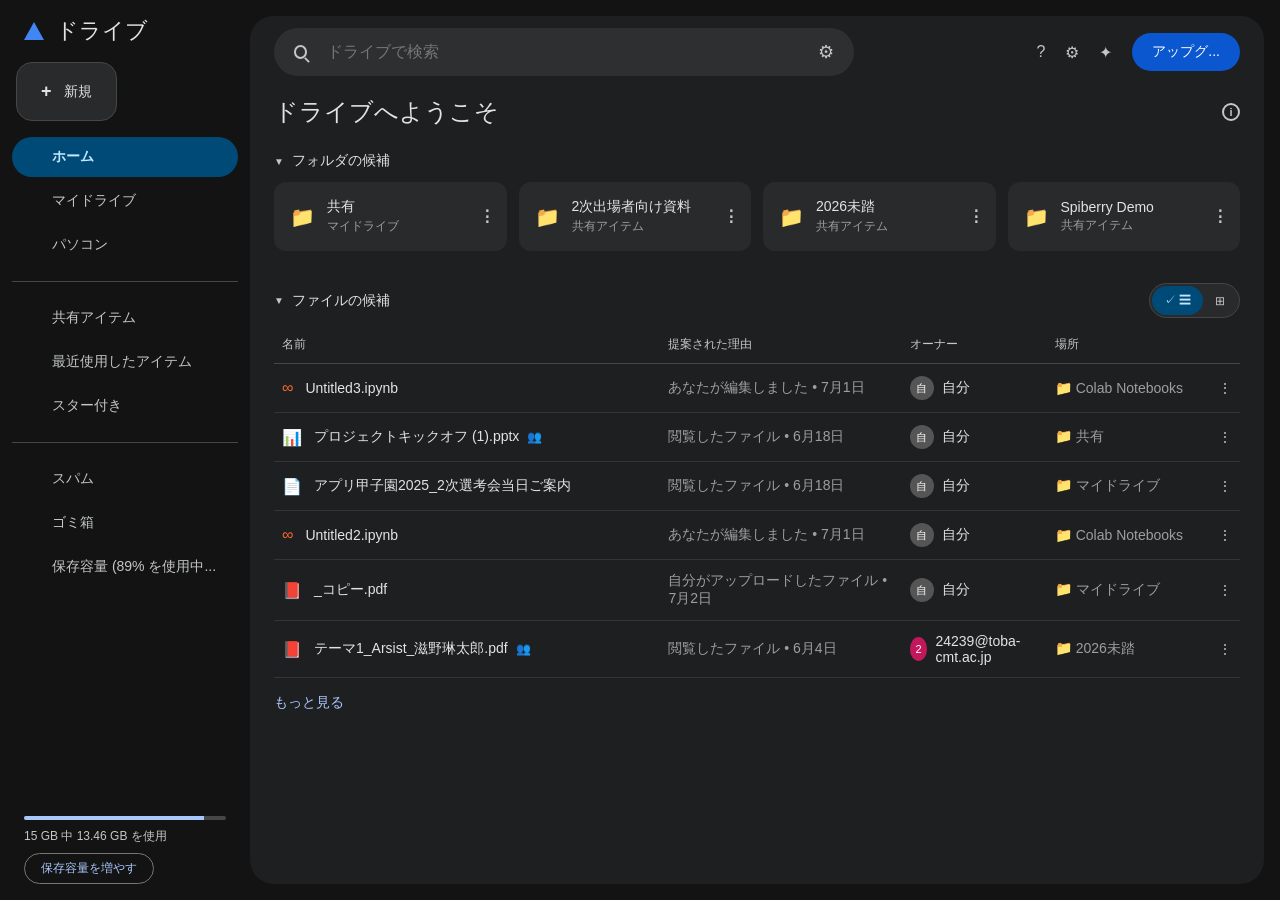
<file: drive.html>
<!DOCTYPE html>
<html lang="ja">
<head>
    <meta charset="UTF-8">
    <meta name="viewport" content="width=device-width, initial-scale=1.0">
    <title>模擬 Google ドライブ (ダークモード・UI最適化版)</title>
    <style>
        /* 全体のリセットと共通設定 */
        * {
            box-sizing: border-box;
            margin: 0;
            padding: 0;
            font-family: 'Roboto', 'Helvetica Neue', Arial, 'Hiragino Kaku Gothic ProN', 'Hiragino Sans', sans-serif;
        }

        body {
            background-color: #131314;
            color: #e3e3e3;
            display: flex;
            height: 100vh;
            overflow: hidden;
        }

        /* サイドバー */
        .sidebar {
            width: 250px;
            background-color: #131314;
            padding: 16px 12px;
            display: flex;
            flex-direction: column;
            flex-shrink: 0;
        }

        .logo-area {
            display: flex;
            align-items: center;
            gap: 12px;
            padding-left: 12px;
            margin-bottom: 16px;
            font-size: 22px;
            font-weight: 400;
        }
        /* 簡易ロゴマーク（CSSで三角形を作成） */
        .logo-shape {
            width: 0;
            height: 0;
            border-left: 10px solid transparent;
            border-right: 10px solid transparent;
            border-bottom: 18px solid #4285F4;
        }

        .btn-new {
            background-color: #282a2c;
            color: #e3e3e3;
            border: 1px solid #444746;
            border-radius: 16px;
            padding: 18px 24px;
            font-size: 14px;
            font-weight: 500;
            display: inline-flex;
            align-items: center;
            gap: 12px;
            cursor: pointer;
            width: fit-content;
            margin-bottom: 16px;
            margin-left: 4px;
        }
        .btn-new:hover {
            background-color: #333537;
        }
        .btn-new .plus-icon {
            font-size: 18px;
            font-weight: bold;
        }

        .nav-list {
            list-style: none;
            display: flex;
            flex-direction: column;
            gap: 4px;
        }

        .nav-item {
            display: flex;
            align-items: center;
            padding: 8px 16px;
            border-radius: 20px;
            font-size: 14px;
            color: #c4c7c5;
            cursor: pointer;
            text-decoration: none;
            height: 40px;
        }
        .nav-item:hover {
            background-color: #282a2c;
        }
        .nav-item.active {
            background-color: #004a77;
            color: #c2e7ff;
            font-weight: bold;
        }

        /* アイコンの代わりとなるダミースペース（本来はSVGが入る場所） */
        .nav-icon-placeholder {
            width: 24px;
            display: inline-block;
        }

        .divider {
            height: 1px;
            background-color: #444746;
            margin: 12px 0;
        }

        .storage-section {
            margin-top: auto;
            padding: 0 12px;
            font-size: 12px;
            color: #c4c7c5;
        }
        .storage-bar-bg {
            background-color: #444746;
            height: 4px;
            border-radius: 2px;
            margin: 8px 0;
            overflow: hidden;
        }
        .storage-bar-fill {
            background-color: #a8c7fa;
            width: 89%;
            height: 100%;
        }
        .btn-storage {
            background: none;
            border: 1px solid #747775;
            color: #a8c7fa;
            border-radius: 20px;
            padding: 6px 16px;
            font-size: 12px;
            cursor: pointer;
            margin-top: 8px;
        }

        /* メインコンテンツエリア */
        .main-container {
            flex-grow: 1;
            display: flex;
            flex-direction: column;
            background-color: #1e1f20;
            margin: 16px 16px 16px 0;
            border-radius: 24px;
            overflow: hidden;
        }

        /* ヘッダー/検索バー */
        .header {
            display: flex;
            align-items: center;
            justify-content: space-between;
            padding: 12px 24px;
            background-color: #1e1f20;
        }

        .search-bar {
            display: flex;
            align-items: center;
            background-color: #2d2f31;
            border-radius: 30px;
            padding: 0 20px;
            width: 60%;
            max-width: 720px;
            height: 48px;
        }
        /* 虫眼鏡アイコンをCSSで表現 */
        .search-icon {
            width: 14px;
            height: 14px;
            border: 2px solid #c4c7c5;
            border-radius: 50%;
            position: relative;
            margin-right: 8px;
        }
        .search-icon::after {
            content: '';
            position: absolute;
            width: 2px;
            height: 6px;
            background-color: #c4c7c5;
            transform: rotate(-45deg);
            top: 10px;
            left: 10px;
        }
        .search-bar input {
            background: none;
            border: none;
            color: #e3e3e3;
            width: 100%;
            padding: 0 12px;
            font-size: 16px;
            outline: none;
        }
        .filter-icon {
            color: #c4c7c5;
            cursor: pointer;
            font-size: 18px;
        }

        .header-actions {
            display: flex;
            align-items: center;
            gap: 20px;
        }
        .icon-btn-text {
            background: none;
            border: none;
            color: #c4c7c5;
            font-size: 16px;
            cursor: pointer;
        }
        .btn-upgrade {
            background-color: #0b57d0;
            color: white;
            border: none;
            border-radius: 20px;
            padding: 10px 20px;
            font-size: 14px;
            font-weight: 500;
            cursor: pointer;
        }

        /* スクロール可能なコンテンツ本体 */
        .content-body {
            padding: 0 24px 24px 24px;
            overflow-y: auto;
            flex-grow: 1;
        }

        .title-section {
            display: flex;
            justify-content: space-between;
            align-items: center;
            margin-top: 8px;
            margin-bottom: 24px;
        }
        .title-section h1 {
            font-size: 24px;
            font-weight: 400;
        }
        .info-icon {
            width: 18px;
            height: 18px;
            border: 2px solid #c4c7c5;
            border-radius: 50%;
            display: inline-flex;
            align-items: center;
            justify-content: center;
            font-size: 11px;
            font-weight: bold;
            color: #c4c7c5;
            cursor: pointer;
        }

        .section-title {
            font-size: 14px;
            font-weight: 500;
            margin-bottom: 12px;
            color: #e3e3e3;
            display: flex;
            align-items: center;
            gap: 8px;
        }
        .arrow-down {
            font-size: 10px;
            color: #c4c7c5;
        }

        /* フォルダ候補グリッド (フォルダマークは絵文字のまま) */
        .folder-grid {
            display: grid;
            grid-template-columns: repeat(auto-fill, minmax(220px, 1fr));
            gap: 12px;
            margin-bottom: 32px;
        }
        .folder-card {
            background-color: #282a2c;
            border-radius: 12px;
            padding: 16px;
            display: flex;
            align-items: center;
            gap: 12px;
            position: relative;
            cursor: pointer;
        }
        .folder-card:hover {
            background-color: #333537;
        }
        .folder-info {
            overflow: hidden;
        }
        .folder-name {
            font-size: 14px;
            font-weight: 500;
            white-space: nowrap;
            overflow: hidden;
            text-overflow: ellipsis;
        }
        .folder-sub {
            font-size: 12px;
            color: #9e9e9e;
            margin-top: 2px;
        }
        .more-options {
            position: absolute;
            right: 12px;
            color: #c4c7c5;
            cursor: pointer;
            font-weight: bold;
        }

        /* リスト表示切り替えヘッダー */
        .list-header-actions {
            display: flex;
            justify-content: space-between;
            align-items: center;
            margin-bottom: 8px;
        }
        .view-toggle-box {
            display: flex;
            background-color: #282a2c;
            border-radius: 20px;
            padding: 2px;
            border: 1px solid #444746;
        }
        .toggle-btn {
            background: none;
            border: none;
            padding: 6px 12px;
            border-radius: 16px;
            color: #c4c7c5;
            font-size: 12px;
            cursor: pointer;
        }
        .toggle-btn.active {
            background-color: #004a77;
            color: #c2e7ff;
        }

        /* ファイルリスト（テーブル） */
        .file-table {
            width: 100%;
            border-collapse: collapse;
            font-size: 14px;
        }
        .file-table th {
            text-align: left;
            color: #c4c7c5;
            font-weight: 400;
            padding: 10px 8px;
            border-bottom: 1px solid #444746;
            font-size: 12px;
        }
        .file-table td {
            padding: 12px 8px;
            border-bottom: 1px solid #333537;
            vertical-align: middle;
            color: #e3e3e3;
        }
        .file-table tr:hover td {
            background-color: #282a2c;
            cursor: pointer;
        }

        .file-name-cell {
            display: flex;
            align-items: center;
            gap: 12px;
            font-weight: 500;
        }
        .icon-type {
            font-size: 16px;
        }
        .icon-orange { color: #f86734; }
        .icon-red { color: #ea4335; }
        .icon-blue { color: #4285f4; }

        .share-mark {
            font-size: 12px;
            color: #9e9e9e;
            margin-left: 4px;
        }

        .avatar-cell {
            display: flex;
            align-items: center;
            gap: 8px;
        }
        .avatar {
            width: 24px;
            height: 24px;
            border-radius: 50%;
            background-color: #555;
            display: inline-flex;
            align-items: center;
            justify-content: center;
            font-size: 11px;
            color: white;
        }
        .avatar.pink { background-color: #c2185b; }

        .more-text {
            color: #a8c7fa;
            font-size: 14px;
            font-weight: 500;
            margin-top: 16px;
            display: inline-block;
            cursor: pointer;
            text-decoration: none;
        }
    </style>
</head>
<body>

    <!-- 左側サイドバー -->
    <div class="sidebar">
        <div class="logo-area">
            <div class="logo-shape"></div>
            <span>ドライブ</span>
        </div>

        <button class="btn-new">
            <span class="plus-icon">+</span> 新規
        </button>

        <ul class="nav-list">
            <li><a href="#" class="nav-item active"><span class="nav-icon-placeholder"></span> ホーム</a></li>
            <li><a href="#" class="nav-item"><span class="nav-icon-placeholder"></span> マイドライブ</a></li>
            <li><a href="#" class="nav-item"><span class="nav-icon-placeholder"></span> パソコン</a></li>
            <div class="divider"></div>
            <li><a href="#" class="nav-item"><span class="nav-icon-placeholder"></span> 共有アイテム</a></li>
            <li><a href="#" class="nav-item"><span class="nav-icon-placeholder"></span> 最近使用したアイテム</a></li>
            <li><a href="#" class="nav-item"><span class="nav-icon-placeholder"></span> スター付き</a></li>
            <div class="divider"></div>
            <li><a href="#" class="nav-item"><span class="nav-icon-placeholder"></span> スパム</a></li>
            <li><a href="#" class="nav-item"><span class="nav-icon-placeholder"></span> ゴミ箱</a></li>
            <li><a href="#" class="nav-item"><span class="nav-icon-placeholder"></span> 保存容量 (89% を使用中...</a></li>
        </ul>

        <!-- 容量メーター -->
        <div class="storage-section">
            <div class="storage-bar-bg">
                <div class="storage-bar-fill"></div>
            </div>
            <div>15 GB 中 13.46 GB を使用</div>
            <button class="btn-storage">保存容量を増やす</button>
        </div>
    </div>

    <!-- 右側 メインコンテナ -->
    <div class="main-container">
        <!-- 上部ヘッダー -->
        <div class="header">
            <div class="search-bar">
                <div class="search-icon"></div>
                <input type="text" placeholder="ドライブで検索">
                <span class="filter-icon">⚙</span>
            </div>
            <div class="header-actions">
                <button class="icon-btn-text">?</button>
                <button class="icon-btn-text">⚙</button>
                <button class="icon-btn-text">✦</button>
                <button class="btn-upgrade">アップグ...</button>
            </div>
        </div>

        <!-- スクロール可能なメインコンテンツ -->
        <div class="content-body">
            <div class="title-section">
                <h1>ドライブへようこそ</h1>
                <div class="info-icon">i</div>
            </div>

            <!-- フォルダの候補 -->
            <div class="section-title">
                <span class="arrow-down">▼</span> フォルダの候補
            </div>
            <div class="folder-grid">
                <div class="folder-card">
                    <span style="font-size: 20px;">📁</span>
                    <div class="folder-info">
                        <div class="folder-name">共有</div>
                        <div class="folder-sub">マイドライブ</div>
                    </div>
                    <span class="more-options">⋮</span>
                </div>
                <div class="folder-card">
                    <span style="font-size: 20px;">📁</span>
                    <div class="folder-info">
                        <div class="folder-name">2次出場者向け資料</div>
                        <div class="folder-sub">共有アイテム</div>
                    </div>
                    <span class="more-options">⋮</span>
                </div>
                <div class="folder-card">
                    <span style="font-size: 20px;">📁</span>
                    <div class="folder-info">
                        <div class="folder-name">2026未踏</div>
                        <div class="folder-sub">共有アイテム</div>
                    </div>
                    <span class="more-options">⋮</span>
                </div>
                <div class="folder-card">
                    <span style="font-size: 20px;">📁</span>
                    <div class="folder-info">
                        <div class="folder-name">Spiberry Demo</div>
                        <div class="folder-sub">共有アイテム</div>
                    </div>
                    <span class="more-options">⋮</span>
                </div>
            </div>

            <!-- ファイルの候補 -->
            <div class="list-header-actions">
                <div class="section-title" style="margin-bottom: 0;">
                    <span class="arrow-down">▼</span> ファイルの候補
                </div>
                <div class="view-toggle-box">
                    <button class="toggle-btn active">✓ ☰</button>
                    <button class="toggle-btn">⊞</button>
                </div>
            </div>

            <!-- ファイルリストテーブル -->
            <table class="file-table">
                <thead>
                    <tr>
                        <th style="width: 40%;">名前</th>
                        <th style="width: 25%;">提案された理由</th>
                        <th style="width: 15%;">オーナー</th>
                        <th style="width: 15%;">場所</th>
                        <th style="width: 5%;"></th>
                    </tr>
                </thead>
                <tbody>
                    <tr>
                        <td>
                            <div class="file-name-cell">
                                <span class="icon-type icon-orange">∞</span>
                                <span>Untitled3.ipynb</span>
                            </div>
                        </td>
                        <td style="color: #9e9e9e;">あなたが編集しました • 7月1日</td>
                        <td>
                            <div class="avatar-cell">
                                <div class="avatar">自</div>
                                <span>自分</span>
                            </div>
                        </td>
                        <td style="color: #9e9e9e;">📁 Colab Notebooks</td>
                        <td style="text-align: right; color: #c4c7c5;">⋮</td>
                    </tr>
                    <tr>
                        <td>
                            <div class="file-name-cell">
                                <span class="icon-type icon-orange">📊</span>
                                <span>プロジェクトキックオフ (1).pptx <span class="share-mark">👥</span></span>
                            </div>
                        </td>
                        <td style="color: #9e9e9e;">閲覧したファイル • 6月18日</td>
                        <td>
                            <div class="avatar-cell">
                                <div class="avatar">自</div>
                                <span>自分</span>
                            </div>
                        </td>
                        <td style="color: #9e9e9e;">📁 共有</td>
                        <td style="text-align: right; color: #c4c7c5;">⋮</td>
                    </tr>
                    <tr>
                        <td>
                            <div class="file-name-cell">
                                <span class="icon-type icon-blue">📄</span>
                                <span>アプリ甲子園2025_2次選考会当日ご案内</span>
                            </div>
                        </td>
                        <td style="color: #9e9e9e;">閲覧したファイル • 6月18日</td>
                        <td>
                            <div class="avatar-cell">
                                <div class="avatar">自</div>
                                <span>自分</span>
                            </div>
                        </td>
                        <td style="color: #9e9e9e;">📁 マイドライブ</td>
                        <td style="text-align: right; color: #c4c7c5;">⋮</td>
                    </tr>
                    <tr>
                        <td>
                            <div class="file-name-cell">
                                <span class="icon-type icon-orange">∞</span>
                                <span>Untitled2.ipynb</span>
                            </div>
                        </td>
                        <td style="color: #9e9e9e;">あなたが編集しました • 7月1日</td>
                        <td>
                            <div class="avatar-cell">
                                <div class="avatar">自</div>
                                <span>自分</span>
                            </div>
                        </td>
                        <td style="color: #9e9e9e;">📁 Colab Notebooks</td>
                        <td style="text-align: right; color: #c4c7c5;">⋮</td>
                    </tr>
                    <tr>
                        <td>
                            <div class="file-name-cell">
                                <span class="icon-type icon-red">📕</span>
                                <span>_コピー.pdf</span>
                            </div>
                        </td>
                        <td style="color: #9e9e9e;">自分がアップロードしたファイル • 7月2日</td>
                        <td>
                            <div class="avatar-cell">
                                <div class="avatar">自</div>
                                <span>自分</span>
                            </div>
                        </td>
                        <td style="color: #9e9e9e;">📁 マイドライブ</td>
                        <td style="text-align: right; color: #c4c7c5;">⋮</td>
                    </tr>
                    <tr>
                        <td>
                            <div class="file-name-cell">
                                <span class="icon-type icon-red">📕</span>
                                <span>テーマ1_Arsist_滋野琳太郎.pdf <span class="share-mark">👥</span></span>
                            </div>
                        </td>
                        <td style="color: #9e9e9e;">閲覧したファイル • 6月4日</td>
                        <td>
                            <div class="avatar-cell">
                                <div class="avatar pink">2</div>
                                <span>24239@toba-cmt.ac.jp</span>
                            </div>
                        </td>
                        <td style="color: #9e9e9e;">📁 2026未踏</td>
                        <td style="text-align: right; color: #c4c7c5;">⋮</td>
                    </tr>
                </tbody>
            </table>

            <a href="#" class="more-text">もっと見る</a>
        </div>
    </div>

</body>
</html>
</file>
